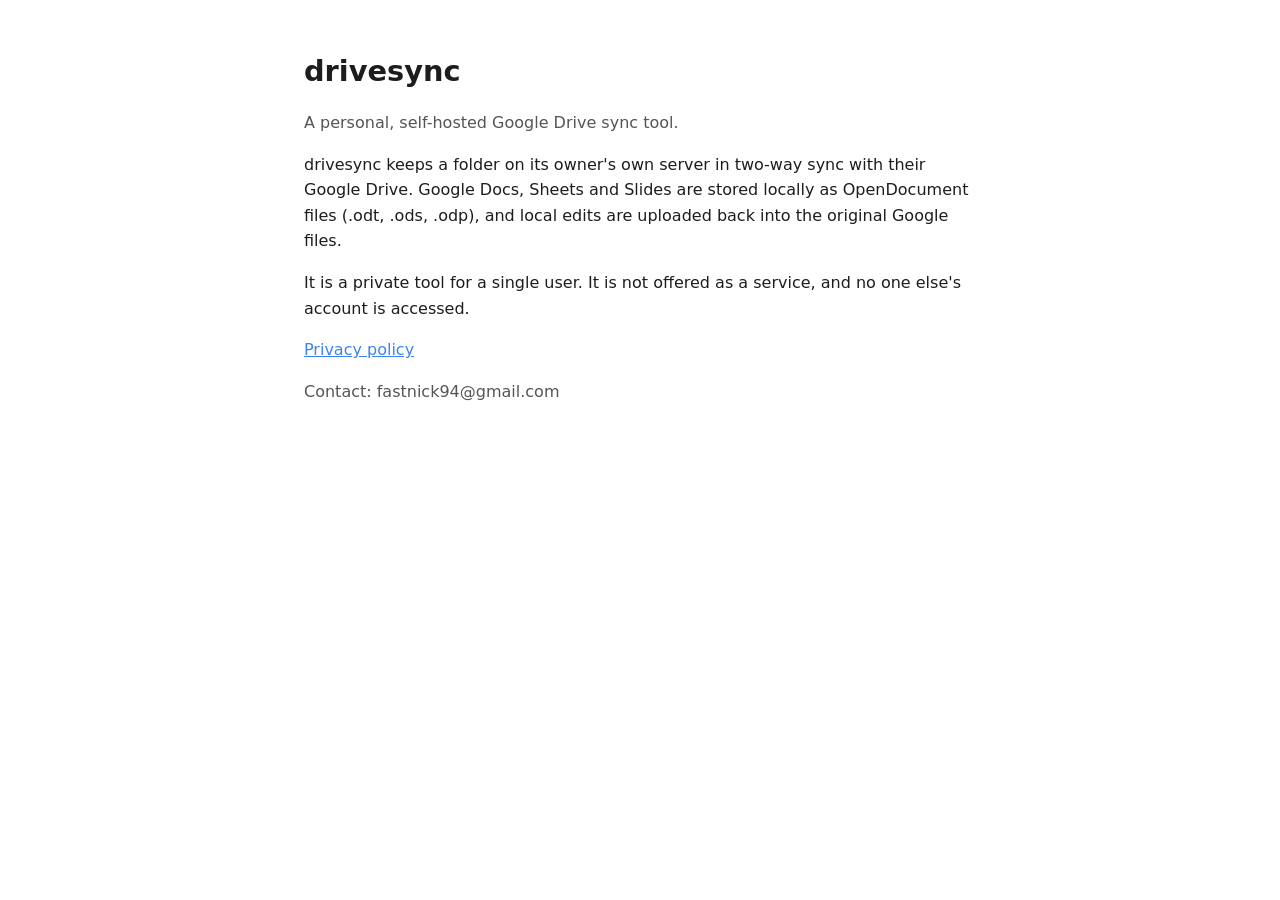
<file: index.html>
<!doctype html>
<html lang="en"><head><meta charset="utf-8"><meta name="viewport" content="width=device-width,initial-scale=1">
<title>drivesync</title><link rel="stylesheet" href="style.css"></head>
<body>
<h1>drivesync</h1>
<p class="muted">A personal, self-hosted Google Drive sync tool.</p>
<p>drivesync keeps a folder on its owner's own server in two-way sync with their Google Drive.
Google Docs, Sheets and Slides are stored locally as OpenDocument files (.odt, .ods, .odp), and
local edits are uploaded back into the original Google files.</p>
<p>It is a private tool for a single user. It is not offered as a service, and no one else's
account is accessed.</p>
<p><a href="privacy.html">Privacy policy</a></p>
<p class="muted">Contact: fastnick94@gmail.com</p>
</body></html>
</file>
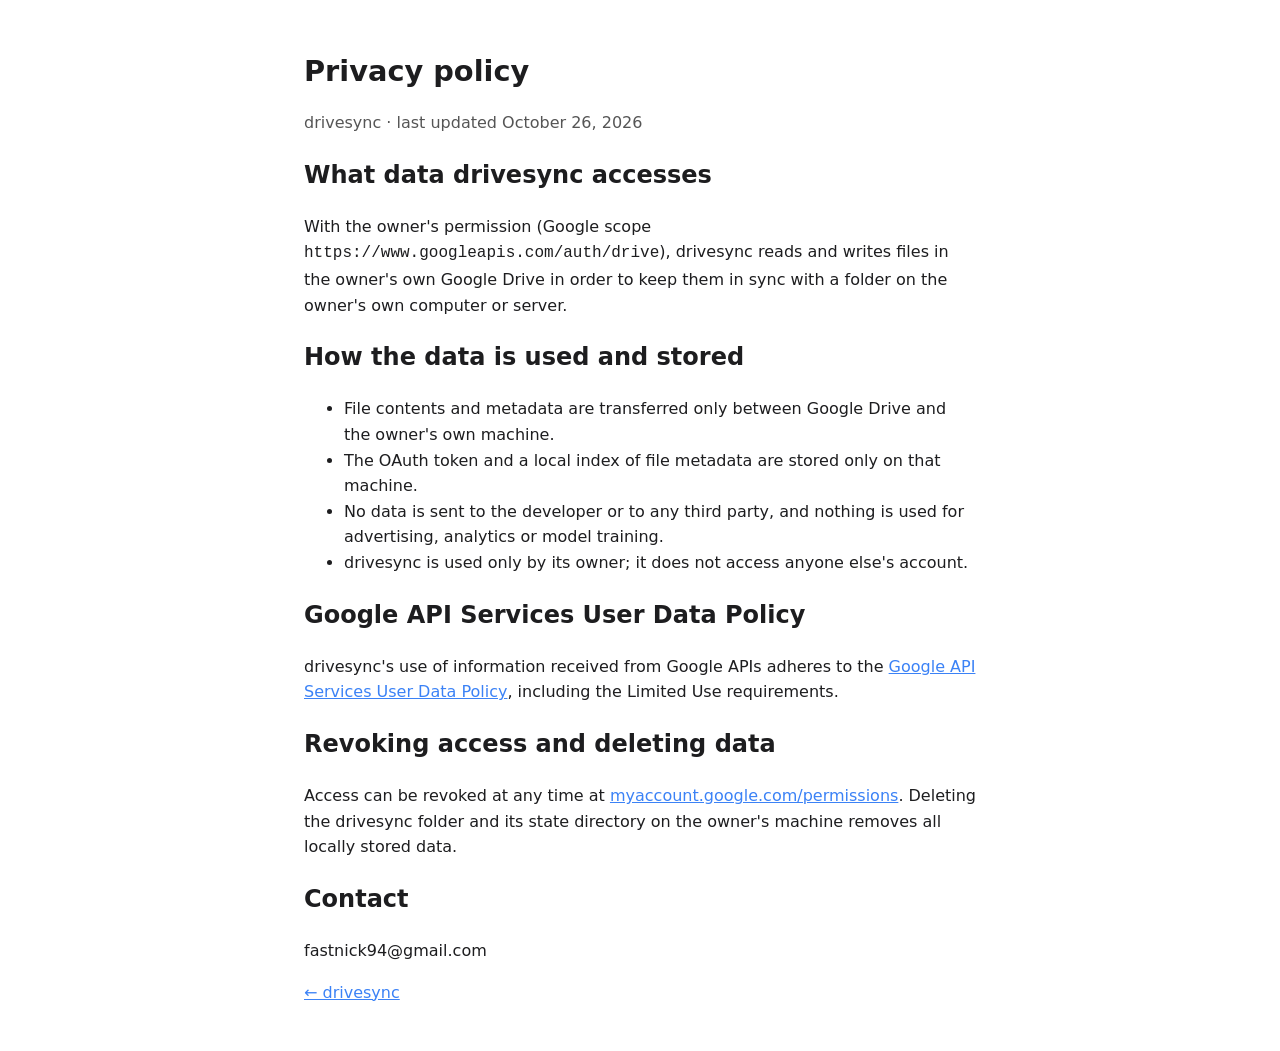
<file: privacy.html>
<!doctype html>
<html lang="en"><head><meta charset="utf-8"><meta name="viewport" content="width=device-width,initial-scale=1">
<title>drivesync privacy policy</title><link rel="stylesheet" href="style.css"></head>
<body>
<h1>Privacy policy</h1>
<p class="muted">drivesync &middot; last updated October 26, 2026</p>

<h2>What data drivesync accesses</h2>
<p>With the owner's permission (Google scope <code>https://www.googleapis.com/auth/drive</code>),
drivesync reads and writes files in the owner's own Google Drive in order to keep them in sync with
a folder on the owner's own computer or server.</p>

<h2>How the data is used and stored</h2>
<ul>
<li>File contents and metadata are transferred only between Google Drive and the owner's own machine.</li>
<li>The OAuth token and a local index of file metadata are stored only on that machine.</li>
<li>No data is sent to the developer or to any third party, and nothing is used for advertising,
analytics or model training.</li>
<li>drivesync is used only by its owner; it does not access anyone else's account.</li>
</ul>

<h2>Google API Services User Data Policy</h2>
<p>drivesync's use of information received from Google APIs adheres to the
<a href="https://developers.google.com/terms/api-services-user-data-policy">Google API Services User
Data Policy</a>, including the Limited Use requirements.</p>

<h2>Revoking access and deleting data</h2>
<p>Access can be revoked at any time at
<a href="https://myaccount.google.com/permissions">myaccount.google.com/permissions</a>. Deleting the
drivesync folder and its state directory on the owner's machine removes all locally stored data.</p>

<h2>Contact</h2>
<p>fastnick94@gmail.com</p>
<p><a href="index.html">&larr; drivesync</a></p>
</body></html>
</file>
<file: style.css>
:root { color-scheme: light dark; --fg:#1d1d1f; --bg:#fff; --muted:#555; }
@media (prefers-color-scheme: dark) { :root { --fg:#e8e8e8; --bg:#161618; --muted:#aaa; } }
body { font: 16px/1.6 system-ui, sans-serif; color: var(--fg); background: var(--bg);
       max-width: 42rem; margin: 3rem auto; padding: 0 1rem; }
h1 { font-size: 1.8rem; margin-bottom: .2rem; } .muted { color: var(--muted); }
a { color: #3b82f6; }
</file>
